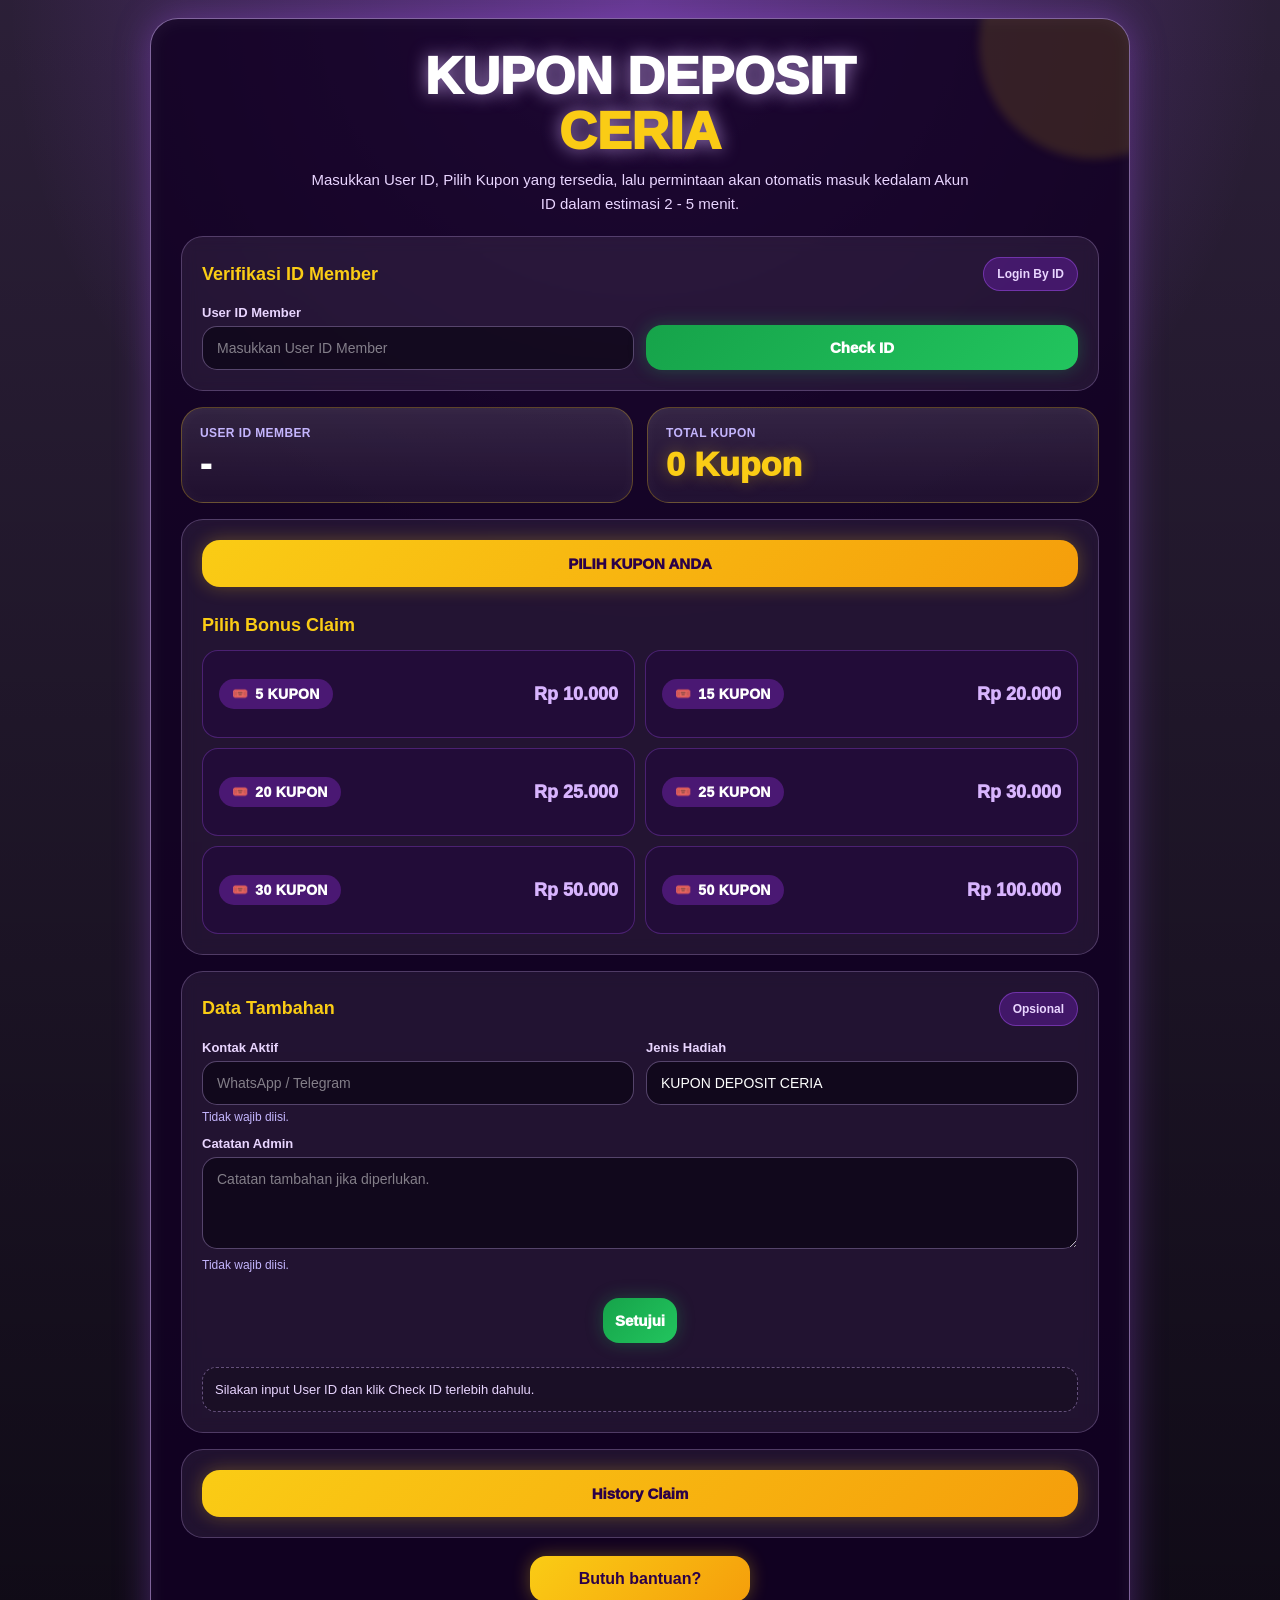
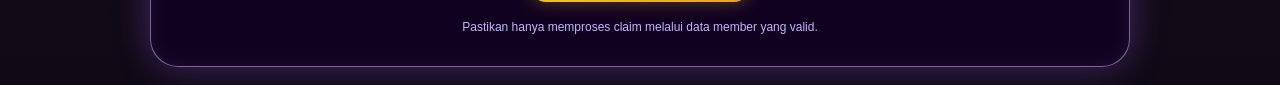
<file: BONUS COUPON EG/index.html>
<!DOCTYPE html>
<html lang="id">
<head>
  <meta charset="UTF-8" />
  <meta name="viewport" content="width=device-width, initial-scale=1.0" />
  <title>KUPON DEPOSIT CERIA</title>
  <link rel="stylesheet" href="style.css" />
</head>
<body>

  <main class="page">
    <header class="header">
      <h1>KUPON DEPOSIT<br><span>CERIA</span></h1>
      <p class="subtitle">Masukkan User ID, Pilih Kupon yang tersedia, lalu permintaan akan otomatis masuk kedalam Akun ID dalam estimasi 2 - 5 menit.</p>
    </header>

    <section class="section" style="margin-top:0;margin-bottom:16px;">
      <div class="section-head">
        <div class="section-title">Verifikasi ID Member</div>
        <div class="reward-pill">Login By ID</div>
      </div>

      <div class="two-col">
        <div class="field">
          <label for="memberInputId">User ID Member</label>
          <input type="text" id="memberInputId" placeholder="Masukkan User ID Member" oninput="resetAfterInput()" />
        </div>

        <div class="field" style="display:flex;align-items:end;">
          <button type="button" class="action-btn" style="width:100%;" onclick="verifyMemberId()">Check ID</button>
        </div>
      </div>
    </section>

    <section class="member-panel">
      <div class="member-card">
        <small>User ID Member</small>
        <strong id="displayUserId">-</strong>
      </div>
      <div class="member-card coupon">
        <small>TOTAL KUPON</small>
        <strong id="displayCoupon">0 Kupon</strong>
      </div>
    </section>

    <section class="section bonus-section">
      <button class="scheme-toggle" type="button" onclick="toggleScheme()">
        <span>PILIH KUPON ANDA</span>
      </button>

      <div class="scheme-slide show" id="schemeSlide">
        <div class="section-head" style="margin-top:14px;">
          <div class="section-title">Pilih Bonus Claim</div>
        </div>

        <div class="bonus-grid">
          <button class="bonus-item" type="button" data-coupon="5" data-bonus="Rp10.000" onclick="selectBonus(this)"><strong>5 KUPON</strong><span>Rp 10.000</span></button>
          <button class="bonus-item" type="button" data-coupon="15" data-bonus="Rp20.000" onclick="selectBonus(this)"><strong>15 KUPON</strong><span>Rp 20.000</span></button>
          <button class="bonus-item" type="button" data-coupon="20" data-bonus="Rp25.000" onclick="selectBonus(this)"><strong>20 KUPON</strong><span>Rp 25.000</span></button>
          <button class="bonus-item" type="button" data-coupon="25" data-bonus="Rp30.000" onclick="selectBonus(this)"><strong>25 KUPON</strong><span>Rp 30.000</span></button>
          <button class="bonus-item" type="button" data-coupon="30" data-bonus="Rp50.000" onclick="selectBonus(this)"><strong>30 KUPON</strong><span>Rp 50.000</span></button>
          <button class="bonus-item" type="button" data-coupon="50" data-bonus="Rp100.000" onclick="selectBonus(this)"><strong>50 KUPON</strong><span>Rp 100.000</span></button>
        </div>

        <div class="claim-summary" id="claimSummary"></div>
      </div>
    </section>

    <section class="section">
      <div class="section-head">
        <div class="section-title">Data Tambahan</div>
        <div class="reward-pill">Opsional</div>
      </div>

      <form class="form-grid" onsubmit="return false;">
        <div class="two-col">
          <div class="field">
            <label for="contact">Kontak Aktif</label>
            <input type="text" id="contact" placeholder="WhatsApp / Telegram" maxlength="13" inputmode="numeric" oninput="this.value=this.value.replace(/[^0-9]/g,'').slice(0,13)" />
            <div class="field-note">Tidak wajib diisi.</div>
          </div>

          <div class="field">
            <label>Jenis Hadiah</label>
            <input type="text" id="rewardType" value="KUPON DEPOSIT CERIA" readonly />
          </div>
        </div>

        <div class="field">
          <label for="note">Catatan Admin</label>
          <textarea id="note" placeholder="Catatan tambahan jika diperlukan."></textarea>
          <div class="field-note">Tidak wajib diisi.</div>
        </div>

        <div class="action-row">
          <button type="button" class="action-btn" id="submitBtn" onclick="openConfirmPopup()">Setujui</button>
        </div>

        <div class="status-note" id="statusText">Silakan input User ID dan klik Check ID terlebih dahulu.</div>
      </form>
    </section>

    <section class="section">
      <button class="history-toggle" type="button" onclick="toggleHistory()">History Claim</button>

      <div class="history-panel" id="historyPanel">
        <div class="section-head" style="margin-top:14px;">
          <div class="section-title">Riwayat Claim Member</div>
          <div class="reward-pill">Filter Tanggal</div>
        </div>

        <div class="history-filter">
          <div class="field">
            <label for="historyDate">Tanggal Claim</label>
            <input type="date" id="historyDate" onchange="loadHistory()" />
          </div>
          <div class="field" style="display:flex;align-items:end;">
            <button type="button" class="action-btn" style="width:100%;" onclick="clearHistoryFilter()">Reset</button>
          </div>
        </div>

        <div class="history-list" id="historyList">
          <div class="history-item">
            <div class="history-info">
              <strong>Belum ada history claim</strong>
              <span>Silakan login ID untuk melihat riwayat claim member.</span>
            </div>
            <div class="history-badge">EMPTY</div>
          </div>
        </div>
      </div>
    </section>

    <div class="cta-area">
      <a class="btn" href="https://wa.me/6285124451422" target="_blank">Butuh bantuan?</a>
    </div>

    <p class="footer-note">Pastikan hanya memproses claim melalui data member yang valid.</p>
  </main>

  <div class="modal-overlay" id="confirmModal">
    <div class="modal-box">
      <h2 id="modalTitle">Konfirmasi Claim</h2>
      <p id="modalDesc">Mohon cek kembali rincian claim sebelum disetujui.</p>
      <div class="modal-detail" id="modalDetail"></div>
      <div class="modal-action" id="modalAction">
        <button type="button" class="modal-btn no" onclick="closeConfirmPopup()">No</button>
        <button type="button" class="modal-btn yes" onclick="submitClaim()">Yes</button>
      </div>
    </div>
  </div>

  <script src="script.js"></script>
</body>
</html>
</file>
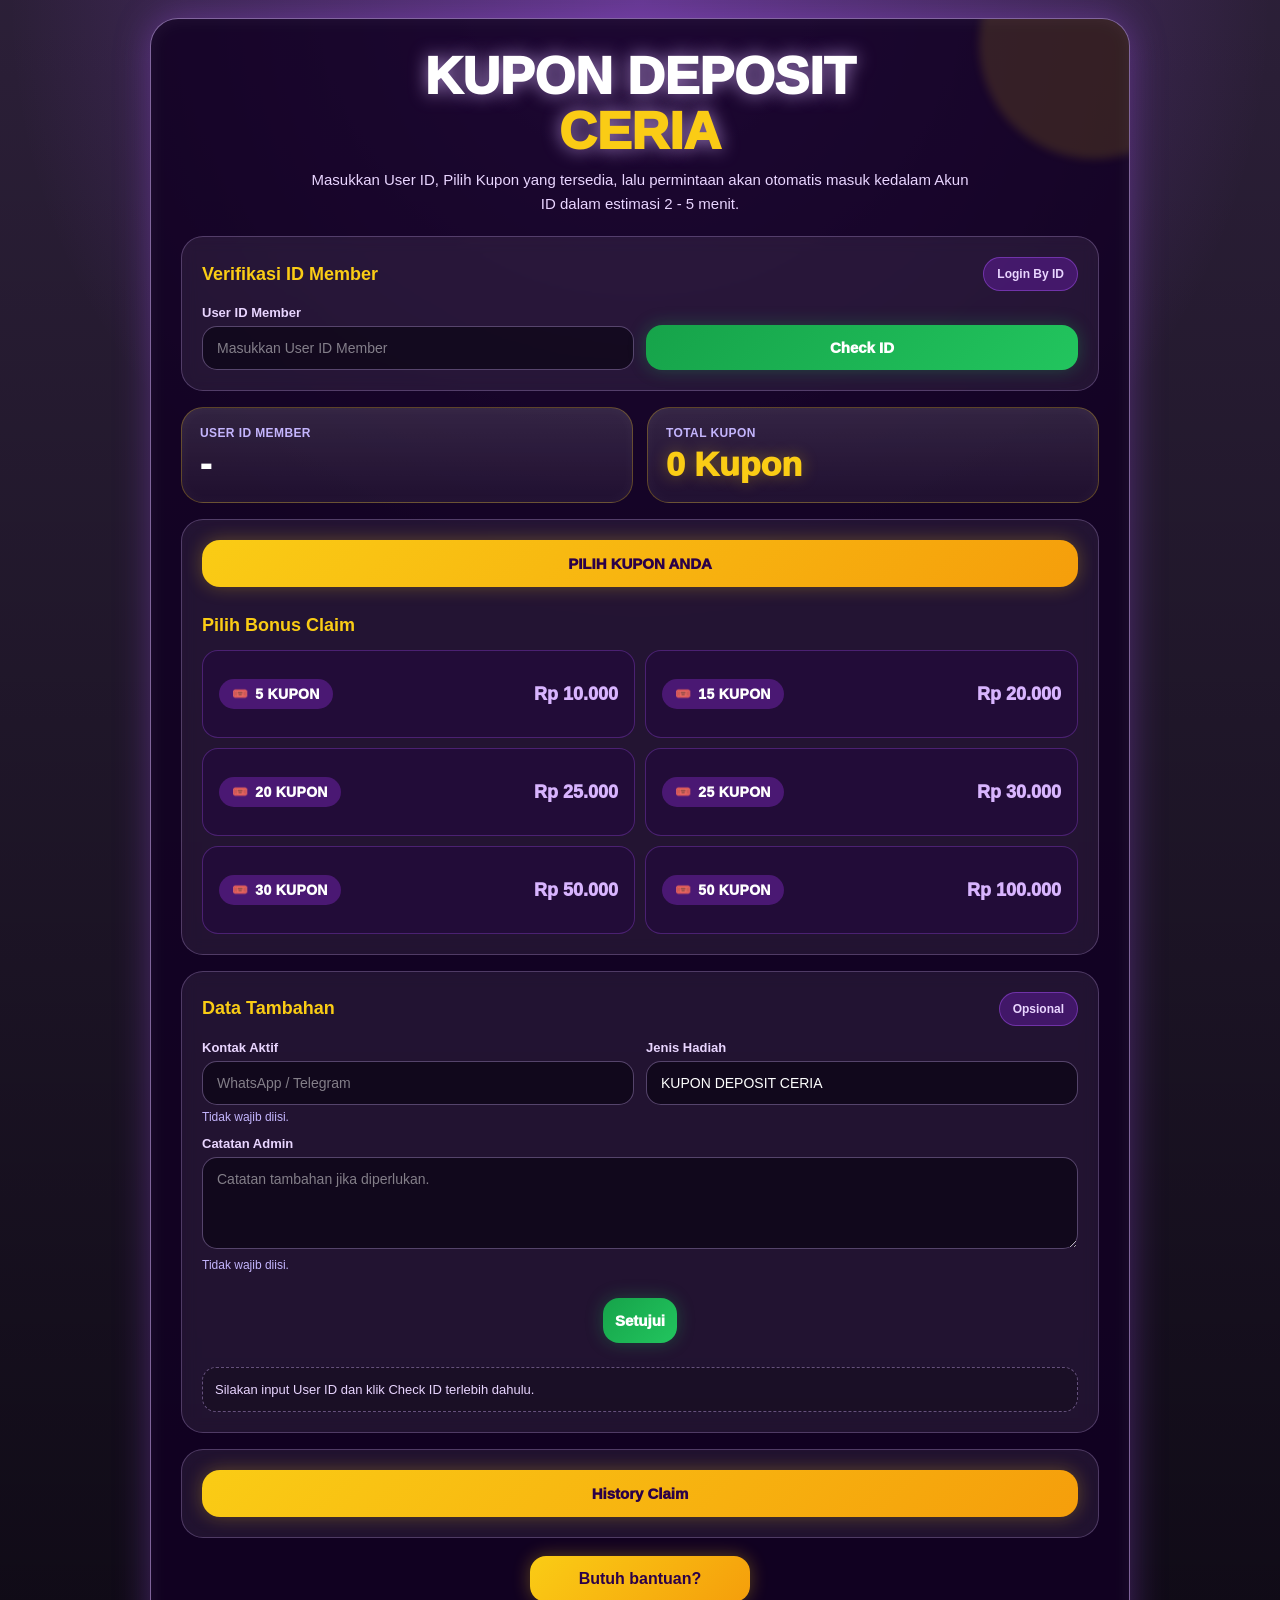
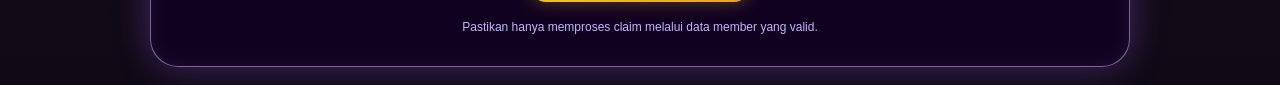
<file: BONUS COUPON EG/original_single_file_backup.html>
<!DOCTYPE html>
<html lang="id">
<head>
  <meta charset="UTF-8" />
  <meta name="viewport" content="width=device-width, initial-scale=1.0" />
  <title>KUPON DEPOSIT CERIA</title>
  <style>
*{box-sizing:border-box;margin:0;padding:0}
html{min-height:100%;-webkit-text-size-adjust:100%}
body{
  width:100%;min-height:100vh;min-height:100svh;
  font-family:-apple-system,BlinkMacSystemFont,'Segoe UI',Arial,sans-serif;
  color:#fff;
  background:
    radial-gradient(circle at top,rgba(168,85,247,.45),transparent 35%),
    linear-gradient(rgba(14,0,28,.88),rgba(5,0,12,.96)),
    url('https://plcl.me/images/wap3j.jpg') center/cover no-repeat fixed;
  display:flex;align-items:center;justify-content:center;
  padding:max(18px,env(safe-area-inset-top)) max(14px,env(safe-area-inset-right)) max(18px,env(safe-area-inset-bottom)) max(14px,env(safe-area-inset-left));
  overflow-x:hidden;
}
@supports (-webkit-touch-callout:none){body{background-attachment:scroll}}

.page{
  width:min(100%,980px);border-radius:clamp(20px,3vw,28px);
  padding:clamp(18px,3vw,30px);position:relative;overflow:hidden;margin:0 auto;
  background:rgba(18,0,36,.86);border:1.5px solid rgba(216,180,254,.55);
  box-shadow:0 0 35px rgba(168,85,247,.35),inset 0 0 18px rgba(255,255,255,.06);
}
.page:before{content:'';position:absolute;width:230px;height:230px;border-radius:50%;background:rgba(250,204,21,.13);top:-90px;right:-80px;filter:blur(4px)}
.header,.member-panel,.section,.cta-area,.footer-note{position:relative;z-index:1}

.header{text-align:center;margin-bottom:20px}
h1{font-size:clamp(30px,7vw,52px);line-height:1.05;font-weight:1000;text-shadow:0 0 18px rgba(216,180,254,.7);margin-bottom:10px}
h1 span{color:#facc15}
.subtitle{color:#e9d5ff;font-size:15px;line-height:1.6;max-width:660px;margin:0 auto}

.member-panel{display:grid;grid-template-columns:repeat(2,minmax(0,1fr));gap:clamp(10px,2vw,14px);margin-bottom:16px}
.member-card{padding:18px;border-radius:22px;background:linear-gradient(180deg,rgba(255,255,255,.13),rgba(255,255,255,.05));border:1px solid rgba(250,204,21,.28);box-shadow:inset 0 0 14px rgba(255,255,255,.04)}
.member-card small{display:block;color:#c4b5fd;font-size:12px;font-weight:700;margin-bottom:6px;letter-spacing:.4px;text-transform:uppercase}
.member-card strong{display:block;color:#fff;font-size:clamp(22px,5vw,34px);font-weight:1000;line-height:1.1}
.member-card.coupon strong{color:#facc15;text-shadow:0 0 16px rgba(250,204,21,.35)}

.section{background:rgba(255,255,255,.07);border:1px solid rgba(216,180,254,.25);border-radius:clamp(18px,2.5vw,22px);padding:clamp(15px,2.4vw,20px);margin-top:16px;backdrop-filter:blur(8px);-webkit-backdrop-filter:blur(8px)}
.section-head{display:flex;align-items:center;justify-content:space-between;gap:12px;margin-bottom:14px}
.section-title{font-size:18px;font-weight:900;color:#facc15}
.reward-pill{padding:9px 13px;border-radius:999px;background:rgba(126,34,206,.35);border:1px solid rgba(168,85,247,.45);color:#e9d5ff;font-size:12px;font-weight:900;text-align:center}

.form-grid{display:grid;gap:12px}
.two-col{display:grid;grid-template-columns:repeat(2,minmax(0,1fr));gap:12px}
.field label{display:block;font-size:13px;color:#e9d5ff;font-weight:800;margin-bottom:6px}
.field input,.field textarea{width:100%;border:1px solid rgba(216,180,254,.35);outline:none;border-radius:15px;padding:13px 14px;background:rgba(5,0,12,.55);color:#fff;font-size:14px;font-family:inherit}
.field input::placeholder,.field textarea::placeholder{color:rgba(255,255,255,.48)}
.field textarea{min-height:92px;resize:vertical}
.field-note{font-size:12px;color:#c4b5fd;margin-top:5px}
input[type="date"]{color-scheme:dark;cursor:pointer;min-height:48px}
input[type="date"]::-webkit-calendar-picker-indicator{cursor:pointer;filter:invert(1) brightness(2);opacity:.9}

.action-row{display:grid;grid-template-columns:1fr;gap:12px;margin-top:14px}
.action-btn{border:0;cursor:pointer;padding:14px 12px;border-radius:16px;font-weight:1000;font-size:15px;color:#fff;font-family:inherit;transition:.25s ease;background:linear-gradient(135deg,#16a34a,#22c55e);box-shadow:0 0 18px rgba(34,197,94,.28)}
.action-btn:disabled{opacity:.55;cursor:not-allowed;transform:none;filter:none}
.action-btn:hover,.btn:hover,.modal-btn:hover,.scheme-toggle:hover,.history-toggle:hover{transform:translateY(-2px);filter:brightness(1.08)}

.scheme-toggle,.history-toggle{width:100%;border:0;cursor:pointer;border-radius:18px;padding:15px 16px;color:#2b0048;background:linear-gradient(135deg,#facc15,#f59e0b);box-shadow:0 0 18px rgba(250,204,21,.28);font-family:inherit;font-weight:1000;font-size:15px;text-align:center;transition:.25s ease}
.scheme-slide,.history-panel{max-height:0;overflow:hidden;opacity:0;transition:max-height .35s ease,opacity .25s ease,margin-top .25s ease}
.scheme-slide.show{max-height:560px;opacity:1;margin-top:14px}
.history-panel.show{max-height:760px;opacity:1;margin-top:14px}

.bonus-grid{display:grid;grid-template-columns:repeat(2,minmax(0,1fr));gap:10px}
.bonus-item{width:100%;border:1px solid rgba(168,85,247,.3);cursor:pointer;padding:16px 16px;border-radius:16px;text-align:left;background:rgba(35,12,58,.82);display:flex;align-items:center;justify-content:space-between;gap:14px;color:#fff;font-family:inherit;transition:.2s ease;min-height:88px}
.bonus-item:hover,.bonus-item.active{border-color:rgba(250,204,21,.98);box-shadow:0 0 8px rgba(250,204,21,.55),0 0 18px rgba(250,204,21,.45),0 0 34px rgba(250,204,21,.32),inset 0 0 16px rgba(250,204,21,.18);transform:translateY(-2px) scale(1.02)}
.bonus-item.active{background:linear-gradient(135deg,rgba(250,204,21,.24),rgba(88,28,135,.86));position:relative;overflow:hidden;animation:neonPulse 1.8s infinite alternate;padding-top:30px}
.bonus-item.active:after{content:'✓ BONUS DIPILIH';position:absolute;top:7px;right:8px;font-size:10px;font-weight:1000;color:#1b0030;background:linear-gradient(135deg,#facc15,#f59e0b);padding:4px 8px;border-radius:999px;letter-spacing:.4px;box-shadow:0 0 12px rgba(250,204,21,.55)}
.bonus-item.active strong{background:linear-gradient(135deg,#facc15,#f59e0b);color:#2b0048;box-shadow:0 0 14px rgba(250,204,21,.35)}
.bonus-item.active span{color:#fff;text-shadow:0 0 12px rgba(255,255,255,.35)}
.bonus-item:disabled{opacity:.42;cursor:not-allowed;transform:none;filter:none}
.bonus-item strong{display:inline-flex;align-items:center;gap:7px;color:#fff;font-size:14px;font-weight:1000;background:rgba(88,28,135,.75);padding:8px 13px;border-radius:999px;letter-spacing:.3px;line-height:1}
.bonus-item strong:before{content:'🎟️';font-size:13px}
.bonus-item span{color:#d8b4fe;font-size:18px;font-weight:1000;line-height:1;text-align:right;min-width:92px}
.claim-summary{display:none;margin-top:14px;padding:14px;border-radius:16px;background:rgba(0,0,0,.24);border:1px solid rgba(250,204,21,.28);line-height:1.7;color:#e9d5ff;font-size:14px}
.claim-summary b{color:#facc15}

.history-filter{display:grid;grid-template-columns:1fr 170px;gap:10px;margin-top:12px}
.history-list{display:grid;gap:10px;margin-top:14px}
.history-item{padding:14px;border-radius:16px;background:rgba(20,6,35,.82);border:1px solid rgba(168,85,247,.28);display:flex;align-items:center;justify-content:space-between;gap:12px;flex-wrap:wrap}
.history-info strong{display:block;color:#fff;font-size:15px;margin-bottom:4px}
.history-info span{color:#c4b5fd;font-size:12px;line-height:1.5}
.history-badge{padding:8px 12px;border-radius:999px;background:rgba(34,197,94,.16);border:1px solid rgba(34,197,94,.35);color:#86efac;font-size:12px;font-weight:900;white-space:nowrap}

.status-note{margin-top:12px;padding:12px;border-radius:14px;background:rgba(0,0,0,.22);border:1px dashed rgba(216,180,254,.4);color:#e9d5ff;font-size:13px;line-height:1.5}
.cta-area{display:flex;justify-content:center;gap:12px;margin-top:18px}
.btn{display:inline-block;min-width:220px;text-align:center;text-decoration:none;padding:14px 12px;border-radius:16px;font-weight:900;color:#2b0048;background:linear-gradient(135deg,#facc15,#f59e0b);box-shadow:0 0 18px rgba(250,204,21,.32);transition:.25s ease}
.footer-note{text-align:center;margin-top:16px;color:#c4b5fd;font-size:12px;line-height:1.5}

.modal-overlay{display:none;position:fixed;inset:0;z-index:99;background:rgba(0,0,0,.72);align-items:center;justify-content:center;padding:18px}
.modal-overlay.show{display:flex}
.modal-box{width:100%;max-width:430px;border-radius:24px;padding:22px;background:linear-gradient(180deg,#240044,#0b0017);border:1.5px solid rgba(250,204,21,.42);box-shadow:0 0 35px rgba(168,85,247,.45);color:#fff}
.modal-box h2{color:#facc15;font-size:22px;margin-bottom:10px;text-align:center}
.modal-box p{color:#e9d5ff;font-size:14px;line-height:1.5;text-align:center;margin-bottom:14px}
.modal-detail{background:rgba(255,255,255,.07);border:1px solid rgba(216,180,254,.25);border-radius:16px;padding:14px;font-size:14px;line-height:1.8;margin-bottom:16px}
.claim-detail-list{display:grid;gap:9px}
.claim-detail-row{display:grid;grid-template-columns:130px 1fr;gap:10px;align-items:start;padding:8px 10px;border-radius:12px;background:rgba(0,0,0,.18);border:1px solid rgba(255,255,255,.06)}
.claim-detail-row label{color:#c4b5fd;font-size:12px;font-weight:900;text-transform:uppercase;letter-spacing:.3px}
.claim-detail-row span{color:#fff;font-size:14px;font-weight:800;word-break:break-word}
.claim-detail-row.highlight{background:rgba(250,204,21,.12);border-color:rgba(250,204,21,.32)}
.claim-detail-row.highlight span{color:#facc15}
.modal-detail b{color:#facc15}
.modal-action{display:grid;grid-template-columns:1fr 1fr;gap:10px}
.modal-btn{border:0;cursor:pointer;padding:13px 10px;border-radius:15px;font-weight:1000;font-family:inherit;font-size:14px;transition:.25s ease;color:#fff}
.modal-btn.yes{background:linear-gradient(135deg,#16a34a,#22c55e)}
.modal-btn.no{background:linear-gradient(135deg,#991b1b,#ef4444)}

@keyframes neonPulse{
  0%{box-shadow:0 0 6px rgba(250,204,21,.45),0 0 18px rgba(250,204,21,.25),inset 0 0 10px rgba(250,204,21,.12)}
  100%{box-shadow:0 0 12px rgba(250,204,21,.85),0 0 28px rgba(250,204,21,.55),0 0 48px rgba(250,204,21,.35),inset 0 0 18px rgba(250,204,21,.2)}
}

@media(min-width:900px){.action-row{max-width:360px;margin-left:auto;margin-right:auto}}
@media(max-width:768px){body{align-items:flex-start}.page{width:100%}.member-panel,.two-col,.action-row,.history-filter{grid-template-columns:1fr}.section-head{align-items:flex-start;flex-direction:column}.bonus-grid{grid-template-columns:1fr}}
@media(max-width:430px){body{padding:max(12px,env(safe-area-inset-top)) max(10px,env(safe-area-inset-right)) max(14px,env(safe-area-inset-bottom)) max(10px,env(safe-area-inset-left))}h1{font-size:clamp(28px,10vw,38px)}.subtitle{font-size:13px}.member-card,.section{padding:14px}.member-card strong{font-size:24px;word-break:break-word}.btn{width:100%;min-width:0}.modal-box{max-width:100%;border-radius:20px;padding:18px}}

</style>
</head>
<body>

  <main class="page">
    <header class="header">
      <h1>KUPON DEPOSIT<br><span>CERIA</span></h1>
      <p class="subtitle">Masukkan User ID, Pilih Kupon yang tersedia, lalu permintaan akan otomatis masuk kedalam Akun ID dalam estimasi 2 - 5 menit.</p>
    </header>

    <section class="section" style="margin-top:0;margin-bottom:16px;">
      <div class="section-head">
        <div class="section-title">Verifikasi ID Member</div>
        <div class="reward-pill">Login By ID</div>
      </div>

      <div class="two-col">
        <div class="field">
          <label for="memberInputId">User ID Member</label>
          <input type="text" id="memberInputId" placeholder="Masukkan User ID Member" oninput="resetAfterInput()" />
        </div>

        <div class="field" style="display:flex;align-items:end;">
          <button type="button" class="action-btn" style="width:100%;" onclick="verifyMemberId()">Check ID</button>
        </div>
      </div>
    </section>

    <section class="member-panel">
      <div class="member-card">
        <small>User ID Member</small>
        <strong id="displayUserId">-</strong>
      </div>
      <div class="member-card coupon">
        <small>TOTAL KUPON</small>
        <strong id="displayCoupon">0 Kupon</strong>
      </div>
    </section>

    <section class="section bonus-section">
      <button class="scheme-toggle" type="button" onclick="toggleScheme()">
        <span>PILIH KUPON ANDA</span>
      </button>

      <div class="scheme-slide show" id="schemeSlide">
        <div class="section-head" style="margin-top:14px;">
          <div class="section-title">Pilih Bonus Claim</div>
        </div>

        <div class="bonus-grid">
          <button class="bonus-item" type="button" data-coupon="5" data-bonus="Rp10.000" onclick="selectBonus(this)"><strong>5 KUPON</strong><span>Rp 10.000</span></button>
          <button class="bonus-item" type="button" data-coupon="15" data-bonus="Rp20.000" onclick="selectBonus(this)"><strong>15 KUPON</strong><span>Rp 20.000</span></button>
          <button class="bonus-item" type="button" data-coupon="20" data-bonus="Rp25.000" onclick="selectBonus(this)"><strong>20 KUPON</strong><span>Rp 25.000</span></button>
          <button class="bonus-item" type="button" data-coupon="25" data-bonus="Rp30.000" onclick="selectBonus(this)"><strong>25 KUPON</strong><span>Rp 30.000</span></button>
          <button class="bonus-item" type="button" data-coupon="30" data-bonus="Rp50.000" onclick="selectBonus(this)"><strong>30 KUPON</strong><span>Rp 50.000</span></button>
          <button class="bonus-item" type="button" data-coupon="50" data-bonus="Rp100.000" onclick="selectBonus(this)"><strong>50 KUPON</strong><span>Rp 100.000</span></button>
        </div>

        <div class="claim-summary" id="claimSummary"></div>
      </div>
    </section>

    <section class="section">
      <div class="section-head">
        <div class="section-title">Data Tambahan</div>
        <div class="reward-pill">Opsional</div>
      </div>

      <form class="form-grid" onsubmit="return false;">
        <div class="two-col">
          <div class="field">
            <label for="contact">Kontak Aktif</label>
            <input type="text" id="contact" placeholder="WhatsApp / Telegram" maxlength="13" inputmode="numeric" oninput="this.value=this.value.replace(/[^0-9]/g,'').slice(0,13)" />
            <div class="field-note">Tidak wajib diisi.</div>
          </div>

          <div class="field">
            <label>Jenis Hadiah</label>
            <input type="text" id="rewardType" value="KUPON DEPOSIT CERIA" readonly />
          </div>
        </div>

        <div class="field">
          <label for="note">Catatan Admin</label>
          <textarea id="note" placeholder="Catatan tambahan jika diperlukan."></textarea>
          <div class="field-note">Tidak wajib diisi.</div>
        </div>

        <div class="action-row">
          <button type="button" class="action-btn" id="submitBtn" onclick="openConfirmPopup()">Setujui</button>
        </div>

        <div class="status-note" id="statusText">Silakan input User ID dan klik Check ID terlebih dahulu.</div>
      </form>
    </section>

    <section class="section">
      <button class="history-toggle" type="button" onclick="toggleHistory()">History Claim</button>

      <div class="history-panel" id="historyPanel">
        <div class="section-head" style="margin-top:14px;">
          <div class="section-title">Riwayat Claim Member</div>
          <div class="reward-pill">Filter Tanggal</div>
        </div>

        <div class="history-filter">
          <div class="field">
            <label for="historyDate">Tanggal Claim</label>
            <input type="date" id="historyDate" onchange="loadHistory()" />
          </div>
          <div class="field" style="display:flex;align-items:end;">
            <button type="button" class="action-btn" style="width:100%;" onclick="clearHistoryFilter()">Reset</button>
          </div>
        </div>

        <div class="history-list" id="historyList">
          <div class="history-item">
            <div class="history-info">
              <strong>Belum ada history claim</strong>
              <span>Silakan login ID untuk melihat riwayat claim member.</span>
            </div>
            <div class="history-badge">EMPTY</div>
          </div>
        </div>
      </div>
    </section>

    <div class="cta-area">
      <a class="btn" href="https://wa.me/6285124451422" target="_blank">Butuh bantuan?</a>
    </div>

    <p class="footer-note">Pastikan hanya memproses claim melalui data member yang valid.</p>
  </main>

  <div class="modal-overlay" id="confirmModal">
    <div class="modal-box">
      <h2 id="modalTitle">Konfirmasi Claim</h2>
      <p id="modalDesc">Mohon cek kembali rincian claim sebelum disetujui.</p>
      <div class="modal-detail" id="modalDetail"></div>
      <div class="modal-action" id="modalAction">
        <button type="button" class="modal-btn no" onclick="closeConfirmPopup()">No</button>
        <button type="button" class="modal-btn yes" onclick="submitClaim()">Yes</button>
      </div>
    </div>
  </div>

  <script>
const API_URL = 'https://script.google.com/macros/s/AKfycbzlCT8wfNjFxnbhfraVMcRnhcdc9ncEETtGGbEh0J5TBKHBeeu6WQvm_Q6obf8c1WFm/exec';

let selectedClaim = null;
let currentMember = {
  valid: false,
  userId: '',
  fullName: '',
  totalCoupon: 0
};

function apiPost(payload){
  return fetch(API_URL, {
    method: 'POST',
    body: JSON.stringify(payload)
  }).then(res => res.json());
}

function setStatus(message, color){
  const statusText = document.getElementById('statusText');
  statusText.innerHTML = message;
  statusText.style.borderColor = color || 'rgba(216,180,254,.4)';
}

function resetAfterInput(){
  currentMember = { valid:false, userId:'', fullName:'', totalCoupon:0 };
  selectedClaim = null;
  document.getElementById('displayUserId').textContent = '-';
  document.getElementById('displayCoupon').textContent = '0 Kupon';
  document.getElementById('claimSummary').style.display = 'none';
  document.querySelectorAll('.bonus-item').forEach(item => item.classList.remove('active'));
  setStatus('Silakan klik Check ID untuk validasi ulang.', 'rgba(216,180,254,.4)');
}

function verifyMemberId(){
  const input = document.getElementById('memberInputId');
  const userId = input.value.trim();

  if(!userId){
    setStatus('⚠️ Mohon masukkan User ID terlebih dahulu.', 'rgba(250,204,21,.65)');
    return;
  }

  setStatus('⏳ Sedang mengecek User ID dari database...', 'rgba(216,180,254,.4)');

  apiPost({ action:'checkId', userId })
    .then(data => {
      if(!data.success){
        currentMember = { valid:false, userId:'', fullName:'', totalCoupon:0 };
        document.getElementById('displayUserId').textContent = '-';
        document.getElementById('displayCoupon').textContent = '0 Kupon';
        setStatus('❌ <b>NOTICE:</b> User ID tidak ditemukan atau belum valid. Mohon cek kembali User ID yang dimasukkan ya kak.', 'rgba(239,68,68,.65)');
        return;
      }

      currentMember = {
        valid: true,
        userId: data.userId,
        fullName: data.fullName || '-',
        totalCoupon: Number(data.totalPoint || 0)
      };

      document.getElementById('displayUserId').textContent = currentMember.userId;
      document.getElementById('displayCoupon').textContent = currentMember.totalCoupon + ' Kupon';
      selectedClaim = null;
      document.getElementById('claimSummary').style.display = 'none';
      document.querySelectorAll('.bonus-item').forEach(item => item.classList.remove('active'));

      openInfoPopup(
        'ID Berhasil Diverifikasi',
        'Silakan lanjut memilih kupon yang tersedia.',
        '<b>Status:</b> ID Berhasil Diverifikasi<br>' +
        '<b>User ID:</b> ' + currentMember.userId + '<br>' +
        '<b>Full Name:</b> ' + currentMember.fullName + '<br>' +
        '<b>TOTAL KUPON:</b> ' + currentMember.totalCoupon + ' Kupon'
      );

      setStatus('✅ User ID berhasil diverifikasi dan kupon berhasil dimuat.', 'rgba(34,197,94,.65)');
      loadHistory();
    })
    .catch(err => {
      setStatus('⚠️ Gagal terhubung ke database. ' + err.message, 'rgba(250,204,21,.65)');
    });
}

function toggleScheme(){
  document.getElementById('schemeSlide').classList.toggle('show');
}

function selectBonus(button){
  const summary = document.getElementById('claimSummary');
  const coupon = parseInt(button.dataset.coupon, 10);
  const bonus = button.dataset.bonus;

  document.querySelectorAll('.bonus-item').forEach(item => item.classList.remove('active'));
  button.classList.add('active');

  if(!currentMember.valid){
    selectedClaim = null;
    summary.style.display = 'block';
    summary.innerHTML = '⚠️ Silakan verifikasi User ID terlebih dahulu sebelum memilih kupon.';
    setStatus('⚠️ User ID belum diverifikasi.', 'rgba(250,204,21,.65)');
    return;
  }

  if(coupon > currentMember.totalCoupon){
    selectedClaim = null;
    summary.style.display = 'block';
    summary.innerHTML = '⚠️ Kupon member belum mencukupi untuk claim <b>' + coupon + ' Kupon</b>. Total kupon tersedia hanya <b>' + currentMember.totalCoupon + ' Kupon</b>.';
    setStatus('⚠️ Pilih kupon sesuai total kupon tersedia.', 'rgba(250,204,21,.65)');
    return;
  }

  selectedClaim = { coupon, bonus, reward:'KUPON DEPOSIT CERIA' };

  summary.style.display = 'block';
  summary.innerHTML = '<b>Kupon yang akan diclaim:</b> ' + coupon + ' Kupon<br><b>Estimasi Bonus:</b> ' + bonus + '<br><b>Jenis Hadiah:</b> KUPON DEPOSIT CERIA';
  setStatus('✅ Kupon sudah dipilih. Silakan klik Setujui untuk melanjutkan.', 'rgba(34,197,94,.65)');
}

function openConfirmPopup(){
  if(!currentMember.valid){
    setStatus('⚠️ Silakan verifikasi User ID terlebih dahulu.', 'rgba(250,204,21,.65)');
    return;
  }

  if(!selectedClaim){
    setStatus('⚠️ Silakan pilih salah satu kupon terlebih dahulu.', 'rgba(250,204,21,.65)');
    return;
  }

  const contact = document.getElementById('contact').value || '-';
  const note = document.getElementById('note').value || '-';

  document.getElementById('modalTitle').textContent = 'Rincian Claim Kupon';
  document.getElementById('modalDesc').textContent = 'Mohon cek kembali data claim sebelum disetujui.';
  document.getElementById('modalDetail').innerHTML =
    '<div class="claim-detail-list">' +
      '<div class="claim-detail-row"><label>User ID</label><span>' + currentMember.userId + '</span></div>' +
      '<div class="claim-detail-row"><label>Full Name</label><span>' + currentMember.fullName + '</span></div>' +
      '<div class="claim-detail-row"><label>Total Kupon</label><span>' + currentMember.totalCoupon + ' Kupon</span></div>' +
      '<div class="claim-detail-row highlight"><label>Kupon Claim</label><span>' + selectedClaim.coupon + ' Kupon</span></div>' +
      '<div class="claim-detail-row"><label>Jenis Hadiah</label><span>' + selectedClaim.reward + '</span></div>' +
      '<div class="claim-detail-row highlight"><label>Nominal Bonus</label><span>' + selectedClaim.bonus + '</span></div>' +
      '<div class="claim-detail-row"><label>Kontak Aktif</label><span>' + contact + '</span></div>' +
      '<div class="claim-detail-row"><label>Catatan</label><span>' + note + '</span></div>' +
    '</div>';
  document.getElementById('modalAction').innerHTML =
    '<button type="button" class="modal-btn no" onclick="closeConfirmPopup()">No</button>' +
    '<button type="button" class="modal-btn yes" onclick="submitClaim()">Yes</button>';
  document.getElementById('confirmModal').classList.add('show');
}

function openInfoPopup(title, desc, detail){
  document.getElementById('modalTitle').textContent = title;
  document.getElementById('modalDesc').textContent = desc;
  document.getElementById('modalDetail').innerHTML = detail;
  document.getElementById('modalAction').innerHTML = '<button type="button" class="modal-btn yes" onclick="closeConfirmPopup()" style="grid-column:1/3;">OK</button>';
  document.getElementById('confirmModal').classList.add('show');
}

function closeConfirmPopup(){
  document.getElementById('confirmModal').classList.remove('show');
}

function resetClaimFormAfterSuccess(){
  currentMember = { valid:false, userId:'', fullName:'', totalCoupon:0 };
  selectedClaim = null;
  document.getElementById('memberInputId').value = '';
  document.getElementById('displayUserId').textContent = '-';
  document.getElementById('displayCoupon').textContent = '0 Kupon';
  document.getElementById('contact').value = '';
  document.getElementById('note').value = '';
  document.getElementById('historyDate').value = '';
  document.getElementById('claimSummary').style.display = 'none';
  document.querySelectorAll('.bonus-item').forEach(item => item.classList.remove('active'));
  document.getElementById('historyList').innerHTML = emptyHistory('Claim sudah tersimpan. Silakan login ID kembali untuk melihat history terbaru.');
}

function submitClaim(){
  if(!currentMember.valid || !selectedClaim){
    setStatus('⚠️ Data claim belum lengkap. Silakan login ID dan pilih kupon terlebih dahulu.', 'rgba(250,204,21,.65)');
    return;
  }

  closeConfirmPopup();
  const submitBtn = document.getElementById('submitBtn');
  submitBtn.disabled = true;
  setStatus('⏳ Sedang menyimpan claim ke Excel dan mengirim notifikasi Lark...', 'rgba(216,180,254,.4)');

  const claimData = {
    action: 'submitClaim',
    userId: currentMember.userId,
    pointClaim: selectedClaim.coupon,
    rewardType: selectedClaim.reward,
    bonusAmount: selectedClaim.bonus,
    contact: document.getElementById('contact').value || '',
    note: document.getElementById('note').value || ''
  };

  apiPost(claimData)
    .then(data => {
      submitBtn.disabled = false;

      if(!data.success){
        setStatus('❌ Claim gagal. ' + (data.message || JSON.stringify(data)), 'rgba(239,68,68,.65)');
        return;
      }

      setStatus(
        '✅ <b>Claim berhasil disimpan</b><br>' +
        'Kupon Claim: ' + claimData.pointClaim + ' Kupon<br>' +
        'Hadiah: ' + claimData.rewardType + '<br>' +
        'Nominal Bonus: ' + claimData.bonusAmount + '<br>' +
        'History claim sudah terdata di Excel.',
        'rgba(34,197,94,.65)'
      );

      setTimeout(() => {
        resetClaimFormAfterSuccess();
        setStatus('✅ Claim berhasil. Form sudah direset, silakan login ID kembali untuk claim berikutnya.', 'rgba(34,197,94,.65)');
      }, 1200);
    })
    .catch(err => {
      submitBtn.disabled = false;
      setStatus('⚠️ Gagal menyimpan ke database. ' + err.message, 'rgba(250,204,21,.65)');
    });
}

function toggleHistory(){
  const panel = document.getElementById('historyPanel');
  panel.classList.toggle('show');
  if(panel.classList.contains('show')) loadHistory();
}

function clearHistoryFilter(){
  document.getElementById('historyDate').value = '';
  loadHistory();
}

function loadHistory(){
  const historyList = document.getElementById('historyList');

  if(!currentMember.valid){
    historyList.innerHTML = emptyHistory('Silakan login ID untuk melihat riwayat claim member.');
    return;
  }

  const selectedDate = document.getElementById('historyDate').value || '';
  historyList.innerHTML = emptyHistory('⏳ Sedang mengambil history claim...');

  apiPost({ action:'history', userId: currentMember.userId, date: selectedDate })
    .then(data => {
      if(!data.success || !data.data || !data.data.length){
        historyList.innerHTML = emptyHistory('Belum ada history claim pada tanggal tersebut.');
        return;
      }

      historyList.innerHTML = data.data.map(item => `
        <div class="history-item">
          <div class="history-info">
            <strong>${item.userId || currentMember.userId} • ${item.pointClaim || '-'} KUPON</strong>
            <span>
              Hadiah: ${item.jenisHadiah || item.rewardType || 'KUPON DEPOSIT CERIA'}<br>
              Bonus: ${item.nominalBonus || item.bonus || '-'}<br>
              Sisa Kupon: ${item.sisaKupon ?? '-'}<br>
              Remarks: ${item.remarks || 'SUCCESS'}
            </span>
          </div>
          <div class="history-badge">${item.remarks || 'SUCCESS'}</div>
        </div>
      `).join('');
    })
    .catch(err => {
      historyList.innerHTML = emptyHistory('⚠️ Gagal mengambil history. ' + err.message);
    });
}

function emptyHistory(text){
  return `
    <div class="history-item">
      <div class="history-info">
        <strong>Belum ada history claim</strong>
        <span>${text}</span>
      </div>
      <div class="history-badge">EMPTY</div>
    </div>
  `;
}

  </script>
</body>
</html>
</file>
<file: BONUS COUPON EG/style.css>
*{box-sizing:border-box;margin:0;padding:0}
html{min-height:100%;-webkit-text-size-adjust:100%}
body{
  width:100%;min-height:100vh;min-height:100svh;
  font-family:-apple-system,BlinkMacSystemFont,'Segoe UI',Arial,sans-serif;
  color:#fff;
  background:
    radial-gradient(circle at top,rgba(168,85,247,.45),transparent 35%),
    linear-gradient(rgba(14,0,28,.88),rgba(5,0,12,.96)),
    url('https://plcl.me/images/wap3j.jpg') center/cover no-repeat fixed;
  display:flex;align-items:center;justify-content:center;
  padding:max(18px,env(safe-area-inset-top)) max(14px,env(safe-area-inset-right)) max(18px,env(safe-area-inset-bottom)) max(14px,env(safe-area-inset-left));
  overflow-x:hidden;
}
@supports (-webkit-touch-callout:none){body{background-attachment:scroll}}

.page{
  width:min(100%,980px);border-radius:clamp(20px,3vw,28px);
  padding:clamp(18px,3vw,30px);position:relative;overflow:hidden;margin:0 auto;
  background:rgba(18,0,36,.86);border:1.5px solid rgba(216,180,254,.55);
  box-shadow:0 0 35px rgba(168,85,247,.35),inset 0 0 18px rgba(255,255,255,.06);
}
.page:before{content:'';position:absolute;width:230px;height:230px;border-radius:50%;background:rgba(250,204,21,.13);top:-90px;right:-80px;filter:blur(4px)}
.header,.member-panel,.section,.cta-area,.footer-note{position:relative;z-index:1}

.header{text-align:center;margin-bottom:20px}
h1{font-size:clamp(30px,7vw,52px);line-height:1.05;font-weight:1000;text-shadow:0 0 18px rgba(216,180,254,.7);margin-bottom:10px}
h1 span{color:#facc15}
.subtitle{color:#e9d5ff;font-size:15px;line-height:1.6;max-width:660px;margin:0 auto}

.member-panel{display:grid;grid-template-columns:repeat(2,minmax(0,1fr));gap:clamp(10px,2vw,14px);margin-bottom:16px}
.member-card{padding:18px;border-radius:22px;background:linear-gradient(180deg,rgba(255,255,255,.13),rgba(255,255,255,.05));border:1px solid rgba(250,204,21,.28);box-shadow:inset 0 0 14px rgba(255,255,255,.04)}
.member-card small{display:block;color:#c4b5fd;font-size:12px;font-weight:700;margin-bottom:6px;letter-spacing:.4px;text-transform:uppercase}
.member-card strong{display:block;color:#fff;font-size:clamp(22px,5vw,34px);font-weight:1000;line-height:1.1}
.member-card.coupon strong{color:#facc15;text-shadow:0 0 16px rgba(250,204,21,.35)}

.section{background:rgba(255,255,255,.07);border:1px solid rgba(216,180,254,.25);border-radius:clamp(18px,2.5vw,22px);padding:clamp(15px,2.4vw,20px);margin-top:16px;backdrop-filter:blur(8px);-webkit-backdrop-filter:blur(8px)}
.section-head{display:flex;align-items:center;justify-content:space-between;gap:12px;margin-bottom:14px}
.section-title{font-size:18px;font-weight:900;color:#facc15}
.reward-pill{padding:9px 13px;border-radius:999px;background:rgba(126,34,206,.35);border:1px solid rgba(168,85,247,.45);color:#e9d5ff;font-size:12px;font-weight:900;text-align:center}

.form-grid{display:grid;gap:12px}
.two-col{display:grid;grid-template-columns:repeat(2,minmax(0,1fr));gap:12px}
.field label{display:block;font-size:13px;color:#e9d5ff;font-weight:800;margin-bottom:6px}
.field input,.field textarea{width:100%;border:1px solid rgba(216,180,254,.35);outline:none;border-radius:15px;padding:13px 14px;background:rgba(5,0,12,.55);color:#fff;font-size:14px;font-family:inherit}
.field input::placeholder,.field textarea::placeholder{color:rgba(255,255,255,.48)}
.field textarea{min-height:92px;resize:vertical}
.field-note{font-size:12px;color:#c4b5fd;margin-top:5px}
input[type="date"]{color-scheme:dark;cursor:pointer;min-height:48px}
input[type="date"]::-webkit-calendar-picker-indicator{cursor:pointer;filter:invert(1) brightness(2);opacity:.9}

.action-row{display:grid;grid-template-columns:1fr;gap:12px;margin-top:14px}
.action-btn{border:0;cursor:pointer;padding:14px 12px;border-radius:16px;font-weight:1000;font-size:15px;color:#fff;font-family:inherit;transition:.25s ease;background:linear-gradient(135deg,#16a34a,#22c55e);box-shadow:0 0 18px rgba(34,197,94,.28)}
.action-btn:disabled{opacity:.55;cursor:not-allowed;transform:none;filter:none}
.action-btn:hover,.btn:hover,.modal-btn:hover,.scheme-toggle:hover,.history-toggle:hover{transform:translateY(-2px);filter:brightness(1.08)}

.scheme-toggle,.history-toggle{width:100%;border:0;cursor:pointer;border-radius:18px;padding:15px 16px;color:#2b0048;background:linear-gradient(135deg,#facc15,#f59e0b);box-shadow:0 0 18px rgba(250,204,21,.28);font-family:inherit;font-weight:1000;font-size:15px;text-align:center;transition:.25s ease}
.scheme-slide,.history-panel{max-height:0;overflow:hidden;opacity:0;transition:max-height .35s ease,opacity .25s ease,margin-top .25s ease}
.scheme-slide.show{max-height:560px;opacity:1;margin-top:14px}
.history-panel.show{max-height:760px;opacity:1;margin-top:14px}

.bonus-grid{display:grid;grid-template-columns:repeat(2,minmax(0,1fr));gap:10px}
.bonus-item{width:100%;border:1px solid rgba(168,85,247,.3);cursor:pointer;padding:16px 16px;border-radius:16px;text-align:left;background:rgba(35,12,58,.82);display:flex;align-items:center;justify-content:space-between;gap:14px;color:#fff;font-family:inherit;transition:.2s ease;min-height:88px}
.bonus-item:hover,.bonus-item.active{border-color:rgba(250,204,21,.98);box-shadow:0 0 8px rgba(250,204,21,.55),0 0 18px rgba(250,204,21,.45),0 0 34px rgba(250,204,21,.32),inset 0 0 16px rgba(250,204,21,.18);transform:translateY(-2px) scale(1.02)}
.bonus-item.active{background:linear-gradient(135deg,rgba(250,204,21,.24),rgba(88,28,135,.86));position:relative;overflow:hidden;animation:neonPulse 1.8s infinite alternate;padding-top:30px}
.bonus-item.active:after{content:'✓ BONUS DIPILIH';position:absolute;top:7px;right:8px;font-size:10px;font-weight:1000;color:#1b0030;background:linear-gradient(135deg,#facc15,#f59e0b);padding:4px 8px;border-radius:999px;letter-spacing:.4px;box-shadow:0 0 12px rgba(250,204,21,.55)}
.bonus-item.active strong{background:linear-gradient(135deg,#facc15,#f59e0b);color:#2b0048;box-shadow:0 0 14px rgba(250,204,21,.35)}
.bonus-item.active span{color:#fff;text-shadow:0 0 12px rgba(255,255,255,.35)}
.bonus-item:disabled{opacity:.42;cursor:not-allowed;transform:none;filter:none}
.bonus-item strong{display:inline-flex;align-items:center;gap:7px;color:#fff;font-size:14px;font-weight:1000;background:rgba(88,28,135,.75);padding:8px 13px;border-radius:999px;letter-spacing:.3px;line-height:1}
.bonus-item strong:before{content:'🎟️';font-size:13px}
.bonus-item span{color:#d8b4fe;font-size:18px;font-weight:1000;line-height:1;text-align:right;min-width:92px}
.claim-summary{display:none;margin-top:14px;padding:14px;border-radius:16px;background:rgba(0,0,0,.24);border:1px solid rgba(250,204,21,.28);line-height:1.7;color:#e9d5ff;font-size:14px}
.claim-summary b{color:#facc15}

.history-filter{display:grid;grid-template-columns:1fr 170px;gap:10px;margin-top:12px}
.history-list{display:grid;gap:10px;margin-top:14px}
.history-item{padding:14px;border-radius:16px;background:rgba(20,6,35,.82);border:1px solid rgba(168,85,247,.28);display:flex;align-items:center;justify-content:space-between;gap:12px;flex-wrap:wrap}
.history-info strong{display:block;color:#fff;font-size:15px;margin-bottom:4px}
.history-info span{color:#c4b5fd;font-size:12px;line-height:1.5}
.history-badge{padding:8px 12px;border-radius:999px;background:rgba(34,197,94,.16);border:1px solid rgba(34,197,94,.35);color:#86efac;font-size:12px;font-weight:900;white-space:nowrap}

.status-note{margin-top:12px;padding:12px;border-radius:14px;background:rgba(0,0,0,.22);border:1px dashed rgba(216,180,254,.4);color:#e9d5ff;font-size:13px;line-height:1.5}
.cta-area{display:flex;justify-content:center;gap:12px;margin-top:18px}
.btn{display:inline-block;min-width:220px;text-align:center;text-decoration:none;padding:14px 12px;border-radius:16px;font-weight:900;color:#2b0048;background:linear-gradient(135deg,#facc15,#f59e0b);box-shadow:0 0 18px rgba(250,204,21,.32);transition:.25s ease}
.footer-note{text-align:center;margin-top:16px;color:#c4b5fd;font-size:12px;line-height:1.5}

.modal-overlay{display:none;position:fixed;inset:0;z-index:99;background:rgba(0,0,0,.72);align-items:center;justify-content:center;padding:18px}
.modal-overlay.show{display:flex}
.modal-box{width:100%;max-width:430px;border-radius:24px;padding:22px;background:linear-gradient(180deg,#240044,#0b0017);border:1.5px solid rgba(250,204,21,.42);box-shadow:0 0 35px rgba(168,85,247,.45);color:#fff}
.modal-box h2{color:#facc15;font-size:22px;margin-bottom:10px;text-align:center}
.modal-box p{color:#e9d5ff;font-size:14px;line-height:1.5;text-align:center;margin-bottom:14px}
.modal-detail{background:rgba(255,255,255,.07);border:1px solid rgba(216,180,254,.25);border-radius:16px;padding:14px;font-size:14px;line-height:1.8;margin-bottom:16px}
.claim-detail-list{display:grid;gap:9px}
.claim-detail-row{display:grid;grid-template-columns:130px 1fr;gap:10px;align-items:start;padding:8px 10px;border-radius:12px;background:rgba(0,0,0,.18);border:1px solid rgba(255,255,255,.06)}
.claim-detail-row label{color:#c4b5fd;font-size:12px;font-weight:900;text-transform:uppercase;letter-spacing:.3px}
.claim-detail-row span{color:#fff;font-size:14px;font-weight:800;word-break:break-word}
.claim-detail-row.highlight{background:rgba(250,204,21,.12);border-color:rgba(250,204,21,.32)}
.claim-detail-row.highlight span{color:#facc15}
.modal-detail b{color:#facc15}
.modal-action{display:grid;grid-template-columns:1fr 1fr;gap:10px}
.modal-btn{border:0;cursor:pointer;padding:13px 10px;border-radius:15px;font-weight:1000;font-family:inherit;font-size:14px;transition:.25s ease;color:#fff}
.modal-btn.yes{background:linear-gradient(135deg,#16a34a,#22c55e)}
.modal-btn.no{background:linear-gradient(135deg,#991b1b,#ef4444)}

@keyframes neonPulse{
  0%{box-shadow:0 0 6px rgba(250,204,21,.45),0 0 18px rgba(250,204,21,.25),inset 0 0 10px rgba(250,204,21,.12)}
  100%{box-shadow:0 0 12px rgba(250,204,21,.85),0 0 28px rgba(250,204,21,.55),0 0 48px rgba(250,204,21,.35),inset 0 0 18px rgba(250,204,21,.2)}
}

@media(min-width:900px){.action-row{max-width:360px;margin-left:auto;margin-right:auto}}
@media(max-width:768px){body{align-items:flex-start}.page{width:100%}.member-panel,.two-col,.action-row,.history-filter{grid-template-columns:1fr}.section-head{align-items:flex-start;flex-direction:column}.bonus-grid{grid-template-columns:1fr}}
@media(max-width:430px){body{padding:max(12px,env(safe-area-inset-top)) max(10px,env(safe-area-inset-right)) max(14px,env(safe-area-inset-bottom)) max(10px,env(safe-area-inset-left))}h1{font-size:clamp(28px,10vw,38px)}.subtitle{font-size:13px}.member-card,.section{padding:14px}.member-card strong{font-size:24px;word-break:break-word}.btn{width:100%;min-width:0}.modal-box{max-width:100%;border-radius:20px;padding:18px}}
</file>
